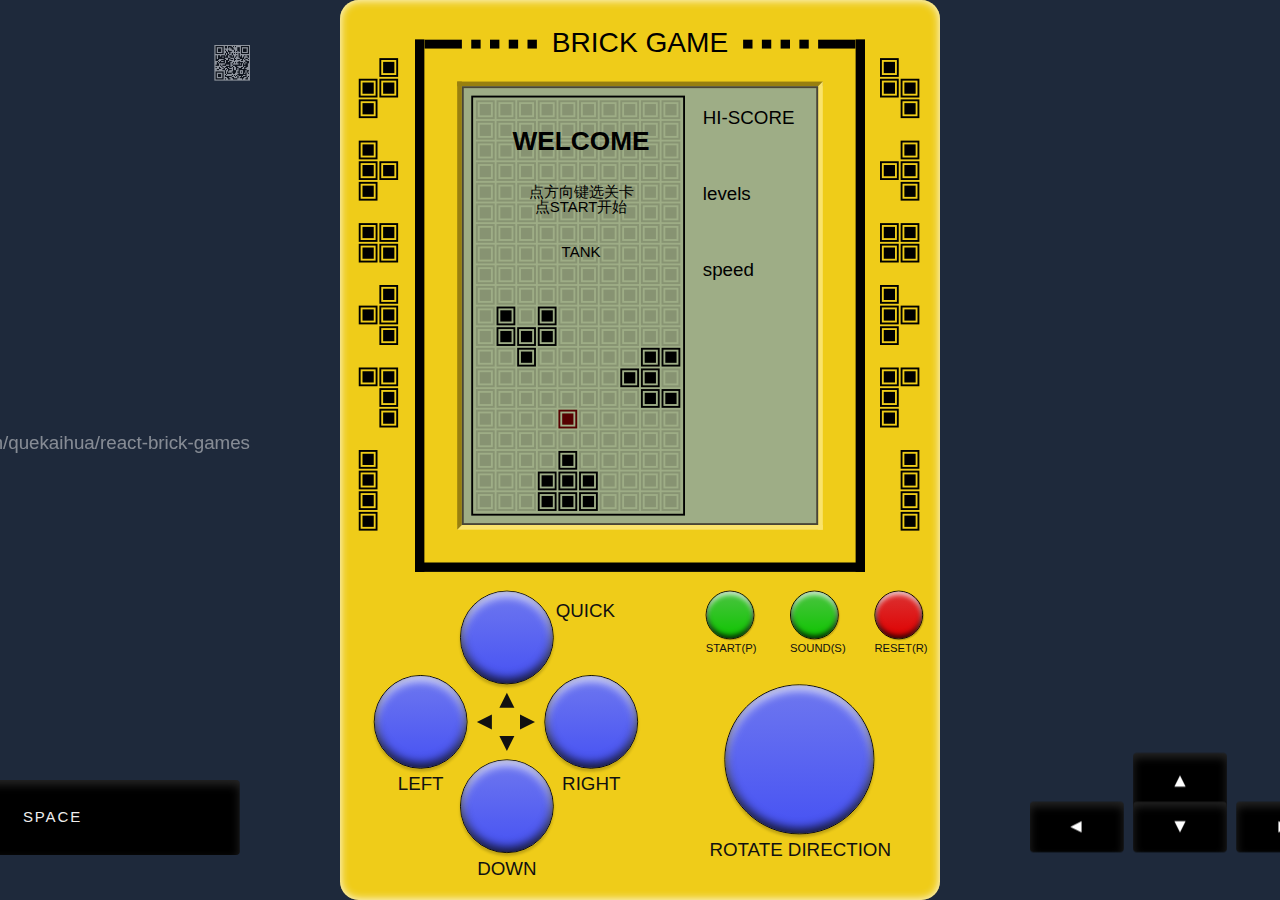
<file: brick-game/index.html>
<!doctype html><html lang="en"><head><meta charset="utf-8"/><link rel="icon" href="./favicon.ico"/><meta name="viewport" content="width=device-width,initial-scale=1"/><meta name="theme-color" content="#000000"/><meta name="description" content="Classic Brick games created using create-react-app"/><meta name="keywords" content="Brick games,俄罗斯方块,贪吃蛇,弹珠游戏,breakout, Tetris,Snake,Game Boy,JavaScript,React"/><link rel="apple-touch-icon" href="./logo.png"/><link rel="manifest" href="./manifest.json"/><title>Brick Game</title><script defer="defer" src="./static/js/main.0a2197d3.js"></script><link href="./static/css/main.fc4273b4.css" rel="stylesheet"></head><body><noscript>You need to enable JavaScript to run this app.</noscript><div id="root"></div></body></html>
</file>
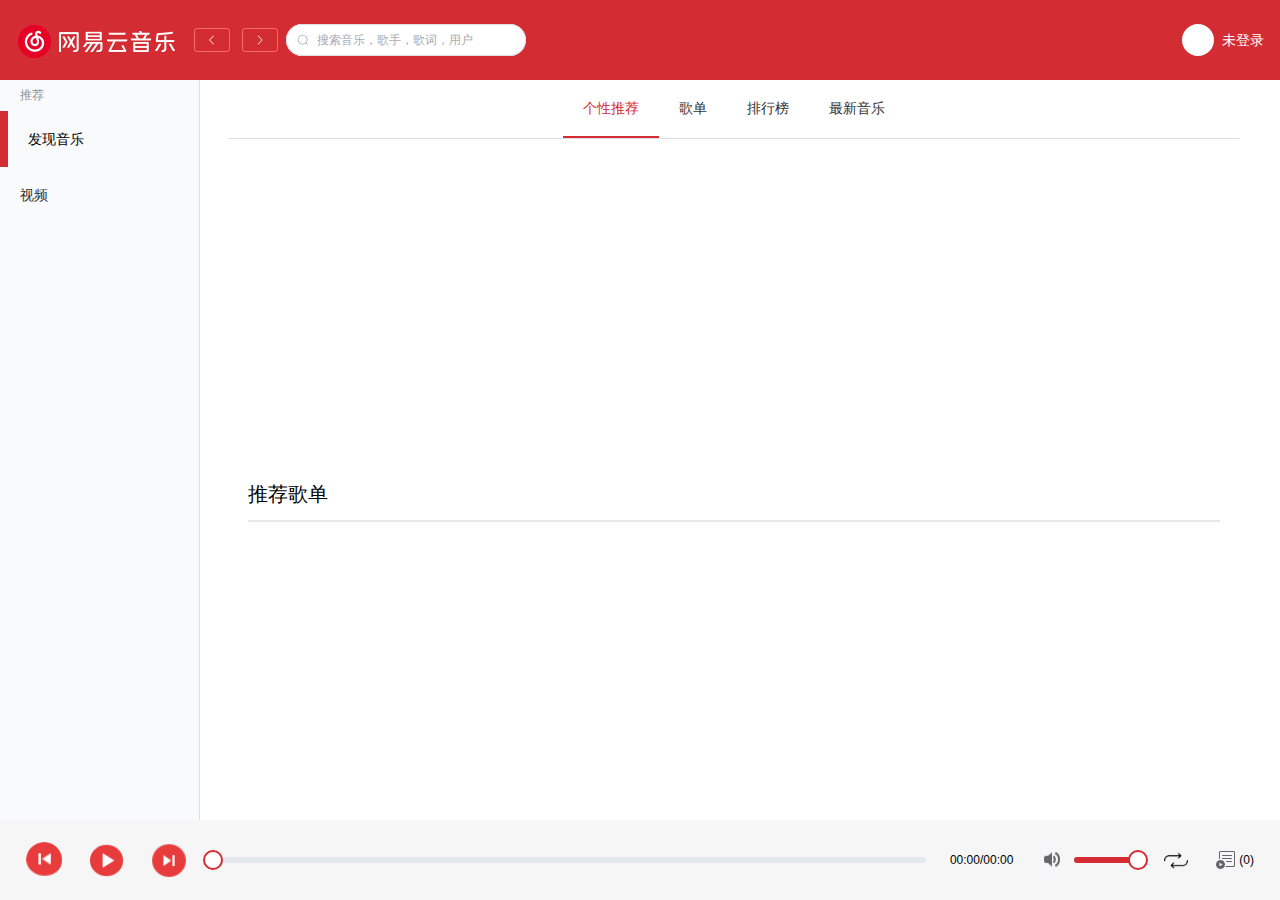
<file: vue-music/index.html>
<!DOCTYPE html>
<html lang="en">

<head>
    <meta charset="UTF-8" />
    <link rel="icon" type="image/svg+xml" href="./vite.svg" />
    <meta name="viewport" content="width=device-width, initial-scale=1.0" />
    <title>网易云音乐</title>
    <script type="module" crossorigin src="./assets/index-d4259e6b.js"></script>
    <link rel="stylesheet" href="./assets/index-e7b6d4f7.css">
</head>

<body>
    <div id="app">
        <style>
            .loading-wrap {
                display: flex;
                justify-content: center;
                align-items: center;
                height: 100vh;
            }
            
            .balls {
                width: 4em;
                display: flex;
                flex-flow: row nowrap;
                align-items: center;
                justify-content: space-between;
            }
            
            .balls div {
                width: 0.8em;
                height: 0.8em;
                border-radius: 50%;
                background-color: #d32c32;
            }
            
            .balls div:nth-of-type(1) {
                transform: translateX(-100%);
                animation: left-swing 0.5s ease-in alternate infinite;
            }
            
            .balls div:nth-of-type(3) {
                transform: translateX(-95%);
                animation: right-swing 0.5s ease-out alternate infinite;
            }
            
            @keyframes left-swing {
                50%,
                100% {
                    transform: translateX(95%);
                }
            }
            
            @keyframes right-swing {
                50% {
                    transform: translateX(-95%);
                }
                100% {
                    transform: translateX(100%);
                }
            }
            
            @media (prefers-color-scheme: dark) {
                body {
                    background: #121212;
                }
            }
        </style>
        <div class="loading-wrap">
            <div class="balls">
                <div></div>
                <div></div>
                <div></div>
            </div>
        </div>
    </div>

</body>

</html>
</file>
<file: brick-game/static/css/main.fc4273b4.css>
body{text-rendering:optimizeLegibility;-webkit-font-smoothing:antialiased;-moz-osx-font-smoothing:grayscale;-moz-font-feature-settings:"liga","kern";background:#1e293b;cursor:default;direction:ltr;font:20px/1 HanHei SC,PingHei,PingFang SC,STHeitiSC-Light,Helvetica Neue,Helvetica,Arial,sans-serif;margin:0;overflow:hidden;padding:0;text-align:left}.r{float:right}.l{float:left}.clear{clear:both}.bg{background:url(//img.alicdn.com/tps/TB1qq7kNXXXXXacXFXXXXXXXXXX-400-186.png) no-repeat;overflow:hidden}*{box-sizing:border-box;margin:0;padding:0;-webkit-user-select:none;-ms-user-select:none;user-select:none}.index_app__kI1Tk{background:#efcc19;border-radius:20px;box-shadow:inset 0 0 10px #fff;left:50%;margin:-480px 0 0 -320px;padding-top:42px;position:absolute;top:50%;width:640px}.index_app__kI1Tk b{border:2px solid #879372;display:block;float:left;height:20px;margin:0 2px 2px 0;padding:2px;width:20px}.index_app__kI1Tk b:after{background:#879372;content:"";display:block;height:12px;overflow:hidden;width:12px}.index_app__kI1Tk b.c{border-color:#000}.index_app__kI1Tk b.c:after{background:#000}.index_app__kI1Tk b.d{border-color:#560000}.index_app__kI1Tk b.d:after{background:#560000}.index_app__kI1Tk b.e{border-color:#000;opacity:.5}.index_app__kI1Tk b.e:after{background:#000}.index_app__kI1Tk b.f{border-color:#000;opacity:.45}.index_app__kI1Tk b.f:after{background:#000}.index_app__kI1Tk b.g{border-color:#000;opacity:.4}.index_app__kI1Tk b.g:after{background:#000}.index_app__kI1Tk b.h{border-color:#000;opacity:.36}.index_app__kI1Tk b.h:after{background:#000}.index_app__kI1Tk b.i{border-color:#000;opacity:.3}.index_app__kI1Tk b.i:after{background:#000}.index_rect__\+ryHC{border:10px solid #000;border-top-width:0;margin:0 auto;padding:45px 0 35px;position:relative;width:480px}.index_screen__dLqtU{border-color:#987f0f #fae36c #fae36c #987f0f;border-style:solid;border-width:5px;height:478px;margin:0 auto;position:relative;width:390px}.index_screen__dLqtU .index_panel__cC6Vr{background:#9ead86;border:2px solid #494536;height:468px;margin:0 auto;padding:8px;width:380px}.index_state__df8iO{position:absolute;right:15px;top:0;width:108px}.index_state__df8iO p{clear:both;height:57px;line-height:47px;padding:10px 0 0;white-space:nowrap}.index_state__df8iO .index_bottom__zdD2a{left:0;position:absolute;top:426px;width:114px}.index_decorate__Q3PyV h1{font-size:30px;font-weight:400;left:0;margin:0;padding:0;position:absolute;text-align:center;top:-12px;width:100%}.index_decorate__Q3PyV .index_topBorder__dm\+Y3{height:10px;left:0;overflow:hidden;position:absolute;top:0;width:100%}.index_decorate__Q3PyV .index_topBorder__dm\+Y3 span{background:#000;display:block;height:10px;overflow:hidden;width:10px}.index_decorate__Q3PyV .index_topBorder__dm\+Y3 span.index_mr__rdyFP{margin-right:10px}.index_decorate__Q3PyV .index_topBorder__dm\+Y3 span.index_ml__qkGYe{margin-left:10px}.index_decorate__Q3PyV .index_view__-uQvv{position:absolute;right:-70px;top:20px;width:44px}.index_decorate__Q3PyV .index_view__-uQvv em{display:block;float:left;height:22px;overflow:hidden;width:22px}.index_decorate__Q3PyV .index_view__-uQvv p{clear:both;height:22px}.index_decorate__Q3PyV .index_view__-uQvv.index_l__-FeLg{left:-70px;right:auto}.index_keyboard__mlQdc{height:330px;margin:20px auto 0;position:relative;width:580px}.index_keyboard__mlQdc .index_left__0x75H{height:100%;position:relative;width:320px}.index_button__heHo4{color:#111;line-height:1.6;position:absolute;text-align:center;white-space:nowrap}.index_button__heHo4.index_s2__3447d{font-size:12px}.index_button__heHo4 span.index_position__LEJjB{left:102px;position:absolute;top:5px}.index_button__heHo4 i{border:1px solid #000;border-radius:50%;box-shadow:0 3px 3px rgba(0,0,0,.2);display:block;position:relative}.index_button__heHo4 i:after,.index_button__heHo4 i:before{border-radius:50%;box-shadow:inset 0 5px 10px hsla(0,0%,100%,.8);content:"";display:block;height:100%;left:0;position:absolute;top:0;width:100%}.index_button__heHo4 i:after{box-shadow:inset 0 -5px 10px rgba(0,0,0,.8)}.index_button__heHo4 i.index_active__\+Ys30:before{box-shadow:inset 0 -3px 6px hsla(0,0%,100%,.6)}.index_button__heHo4 i.index_active__\+Ys30:after{box-shadow:inset 0 5px 5px rgba(0,0,0,.6)}.index_button__heHo4.index_blue__p7jgh i{background:blue;background:#b4c9ff/2;background:linear-gradient(180deg,#6e77ef,#4652f3);background:-moz-linear-gradient(top,#6e77ef,#6e77ef)}.index_button__heHo4.index_green__aFSwO i{background:green;background:#59ff41/2;background:linear-gradient(180deg,#4bc441,#0ec400);background:-moz-linear-gradient(top,#4bc441,#4bc441)}.index_button__heHo4.index_red__odL6f i{background:red;background:#f33/2;background:linear-gradient(180deg,#dc3333,#de0000);background:-moz-linear-gradient(top,#dc3333,#dc3333)}.index_button__heHo4.index_s0__VtUmE i{height:160px;width:160px}.index_button__heHo4.index_s0__VtUmE span{display:block;-webkit-transform:translateX(-16px);transform:translateX(-16px)}.index_button__heHo4.index_s1__0hpiH i{height:100px;width:100px}.index_button__heHo4.index_s2__3447d i{box-shadow:1px 1px 1px rgba(0,0,0,.2);height:52px;width:52px}.index_button__heHo4.index_s2__3447d i:after,.index_button__heHo4.index_s2__3447d i:before{box-shadow:inset 0 3px 6px hsla(0,0%,100%,.8)}.index_button__heHo4.index_s2__3447d i:after{box-shadow:inset 0 -3px 6px rgba(0,0,0,.8)}.index_button__heHo4.index_s2__3447d i.index_active__\+Ys30:before{box-shadow:inset 0 -1px 2px hsla(0,0%,100%,.6)}.index_button__heHo4.index_s2__3447d i.index_active__\+Ys30:after{box-shadow:inset 0 3px 3px rgba(0,0,0,.7)}.index_button__heHo4.index_s1__0hpiH em{border:8px solid transparent;border-bottom-color:#111;display:block;height:0;left:50%;margin:-12px 0 0 -8px;position:absolute;top:50%;width:0}.index_number__ByDpb{float:right;font-size:14px;height:24px}.index_number__ByDpb span{float:left;height:24px;width:14px}.index_number__ByDpb .index_s_0__GW7Ll{background-position:-75px -25px}.index_number__ByDpb .index_s_1__GO4D5{background-position:-89px -25px}.index_number__ByDpb .index_s_2__MLJiZ{background-position:-103px -25px}.index_number__ByDpb .index_s_3__3Nnh1{background-position:-117px -25px}.index_number__ByDpb .index_s_4__ZKE5l{background-position:-131px -25px}.index_number__ByDpb .index_s_5__gnp3e{background-position:-145px -25px}.index_number__ByDpb .index_s_6__5rtlR{background-position:-159px -25px}.index_number__ByDpb .index_s_7__U5zjW{background-position:-173px -25px}.index_number__ByDpb .index_s_8__q4TAl{background-position:-187px -25px}.index_number__ByDpb .index_s_9__6A9mZ{background-position:-201px -25px}.index_number__ByDpb .index_s_n__NAlCH{background-position:-215px -25px}.index_number__ByDpb .index_s_d__Qkzcq{background-position:-243px -25px}.index_number__ByDpb .index_s_d_c__pyyqX{background-position:-229px -25px}.index_music__A84Y9{background-position:-175px -75px;height:21px;left:-12px;position:absolute;top:2px;width:25px}.index_music__A84Y9.index_c__CKO4E{background-position:-150px -75px}.index_pause__go\+lz{background-position:-100px -75px;height:18px;left:18px;position:absolute;top:3px;width:20px}.index_pause__go\+lz.index_c__-HHZP{background-position:-75px -75px}.index_welcome__16J-N{font-weight:400;left:54px;position:absolute;text-align:center;top:45px}.index_welcome__16J-N h3{font-size:28px}.index_welcome__16J-N div{font-size:16px;margin-top:32px}.index_matrix__2xhS-{border:2px solid #000;padding:3px 1px 1px 3px;width:228px}.index_matrix__2xhS- p{height:22px;width:220px}.index_next__btAhF{bottom:86px;position:absolute;right:18px}.index_next__btAhF .index_head__6Ps0T{left:-12px;position:absolute;top:-50px}.index_next__btAhF div{height:22px;width:88px}.index_logo__-Fo1j{height:200px;left:-60px;overflow:hidden;position:absolute;text-align:center;top:308px;width:224px}.index_logo__-Fo1j p{font-family:serif;font-family:initial;left:0;letter-spacing:6px;line-height:1.4;position:absolute;text-shadow:1px 1px 1px hsla(0,0%,100%,.35);top:100px;width:100%}.index_logo__-Fo1j .index_dragon__WEhRh{background-position:0 -100px;height:86px;margin:0 auto;width:80px}.index_logo__-Fo1j .index_dragon__WEhRh.index_l1__xHnxM,.index_logo__-Fo1j .index_dragon__WEhRh.index_r1__vCCuo{background-position:0 -100px}.index_logo__-Fo1j .index_dragon__WEhRh.index_l2__7jF9B,.index_logo__-Fo1j .index_dragon__WEhRh.index_r2__sbL8B{background-position:-100px -100px}.index_logo__-Fo1j .index_dragon__WEhRh.index_l3__axZNj,.index_logo__-Fo1j .index_dragon__WEhRh.index_r3__\+vgfX{background-position:-200px -100px}.index_logo__-Fo1j .index_dragon__WEhRh.index_l4__ocnnG,.index_logo__-Fo1j .index_dragon__WEhRh.index_r4__qnKRW{background-position:-300px -100px}.index_logo__-Fo1j .index_dragon__WEhRh.index_l1__xHnxM,.index_logo__-Fo1j .index_dragon__WEhRh.index_l2__7jF9B,.index_logo__-Fo1j .index_dragon__WEhRh.index_l3__axZNj,.index_logo__-Fo1j .index_dragon__WEhRh.index_l4__ocnnG{transform:scaleX(-1);-webkit-transform:scaleX(-1);-ms-transform:scaleX(-1);-moz-transform:scaleX(-1);-o-transform:scaleX(-1)}.index_guide__A2Kkd{left:115%;line-height:1;position:absolute;right:115%;text-align:center;white-space:nowrap}.index_guide__A2Kkd.index_right__aef0U{bottom:5%;right:auto}.index_guide__A2Kkd.index_left__iid9j{bottom:5%;left:auto}.index_guide__A2Kkd p{margin-bottom:350px;opacity:.5;text-align:left}.index_guide__A2Kkd p span{color:#eee;display:block;margin-bottom:5px}.index_guide__A2Kkd a{color:#eee;font-size:20px;position:relative;text-decoration:none;z-index:1}.index_guide__A2Kkd.index_qr__fo5Ju{cursor:none;height:250px;left:auto;opacity:.5;text-align:right;top:5%;width:250px}.index_guide__A2Kkd.index_qr__fo5Ju:hover img{height:100%;width:100%}.index_guide__A2Kkd.index_qr__fo5Ju img{height:38px;width:38px}.index_guide__A2Kkd>div{background:#000;border-radius:4px;color:#eee;display:inline-block;font-size:16px;height:54px;position:relative;width:100px}.index_guide__A2Kkd>div em{border:6px solid transparent;border-bottom-color:#fff;display:block;height:0;left:50%;margin:-9px 0 0 -6px;position:absolute;top:50%;width:0}.index_guide__A2Kkd>div.index_active__MBaxx{-webkit-transform:translateY(10px);transform:translateY(10px)}.index_guide__A2Kkd>div:after,.index_guide__A2Kkd>div:before{border-radius:4px;box-shadow:inset 0 5px 10px hsla(0,0%,100%,.15);content:"";display:block;height:100%;left:0;position:absolute;top:0;width:100%}.index_guide__A2Kkd>div:before{box-shadow:inset 0 -5px 10px rgba(0,0,0,.15)}.index_guide__A2Kkd .index_up__rOjcT{display:block;height:60px;margin:0 auto 2px}.index_guide__A2Kkd .index_down__qCrj5{margin:0 10px}.index_guide__A2Kkd .index_space__BZ7mm{bottom:5%;height:80px;left:auto;letter-spacing:2px;line-height:80px;width:400px}
</file>
